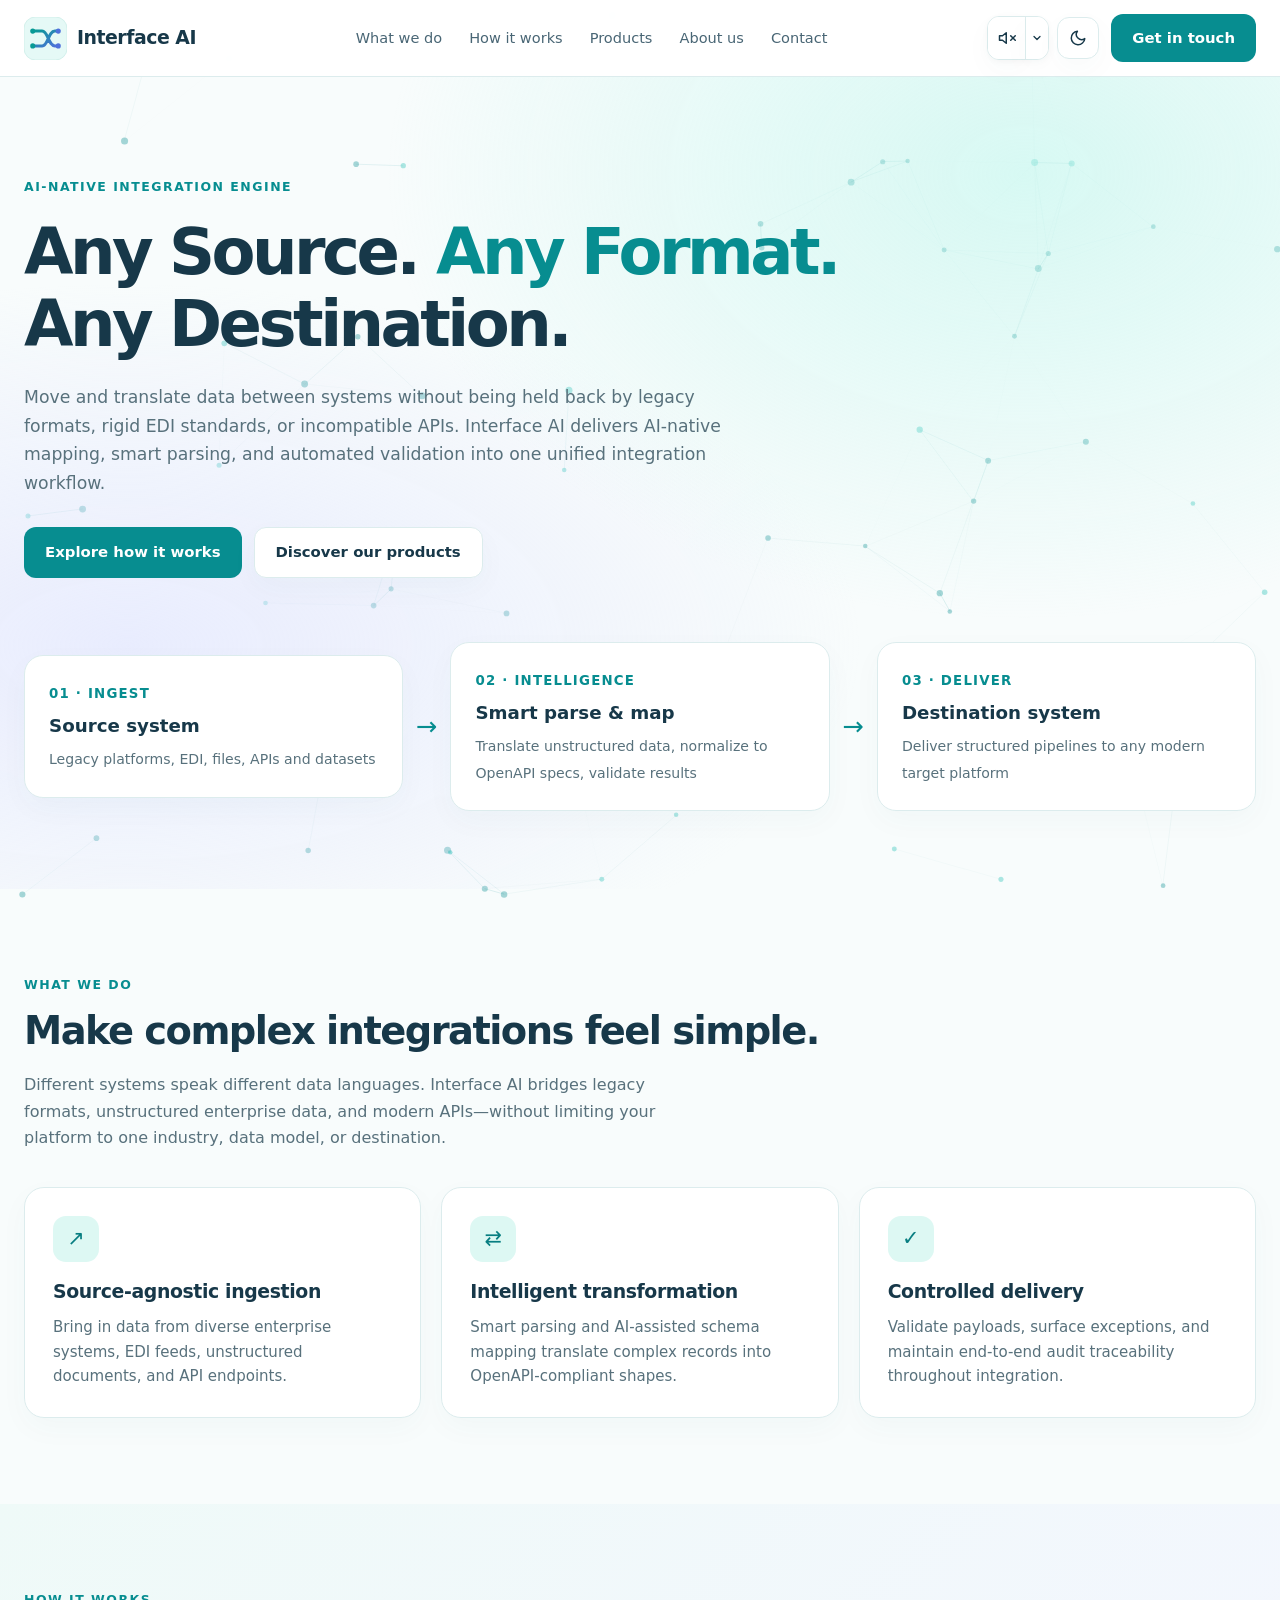
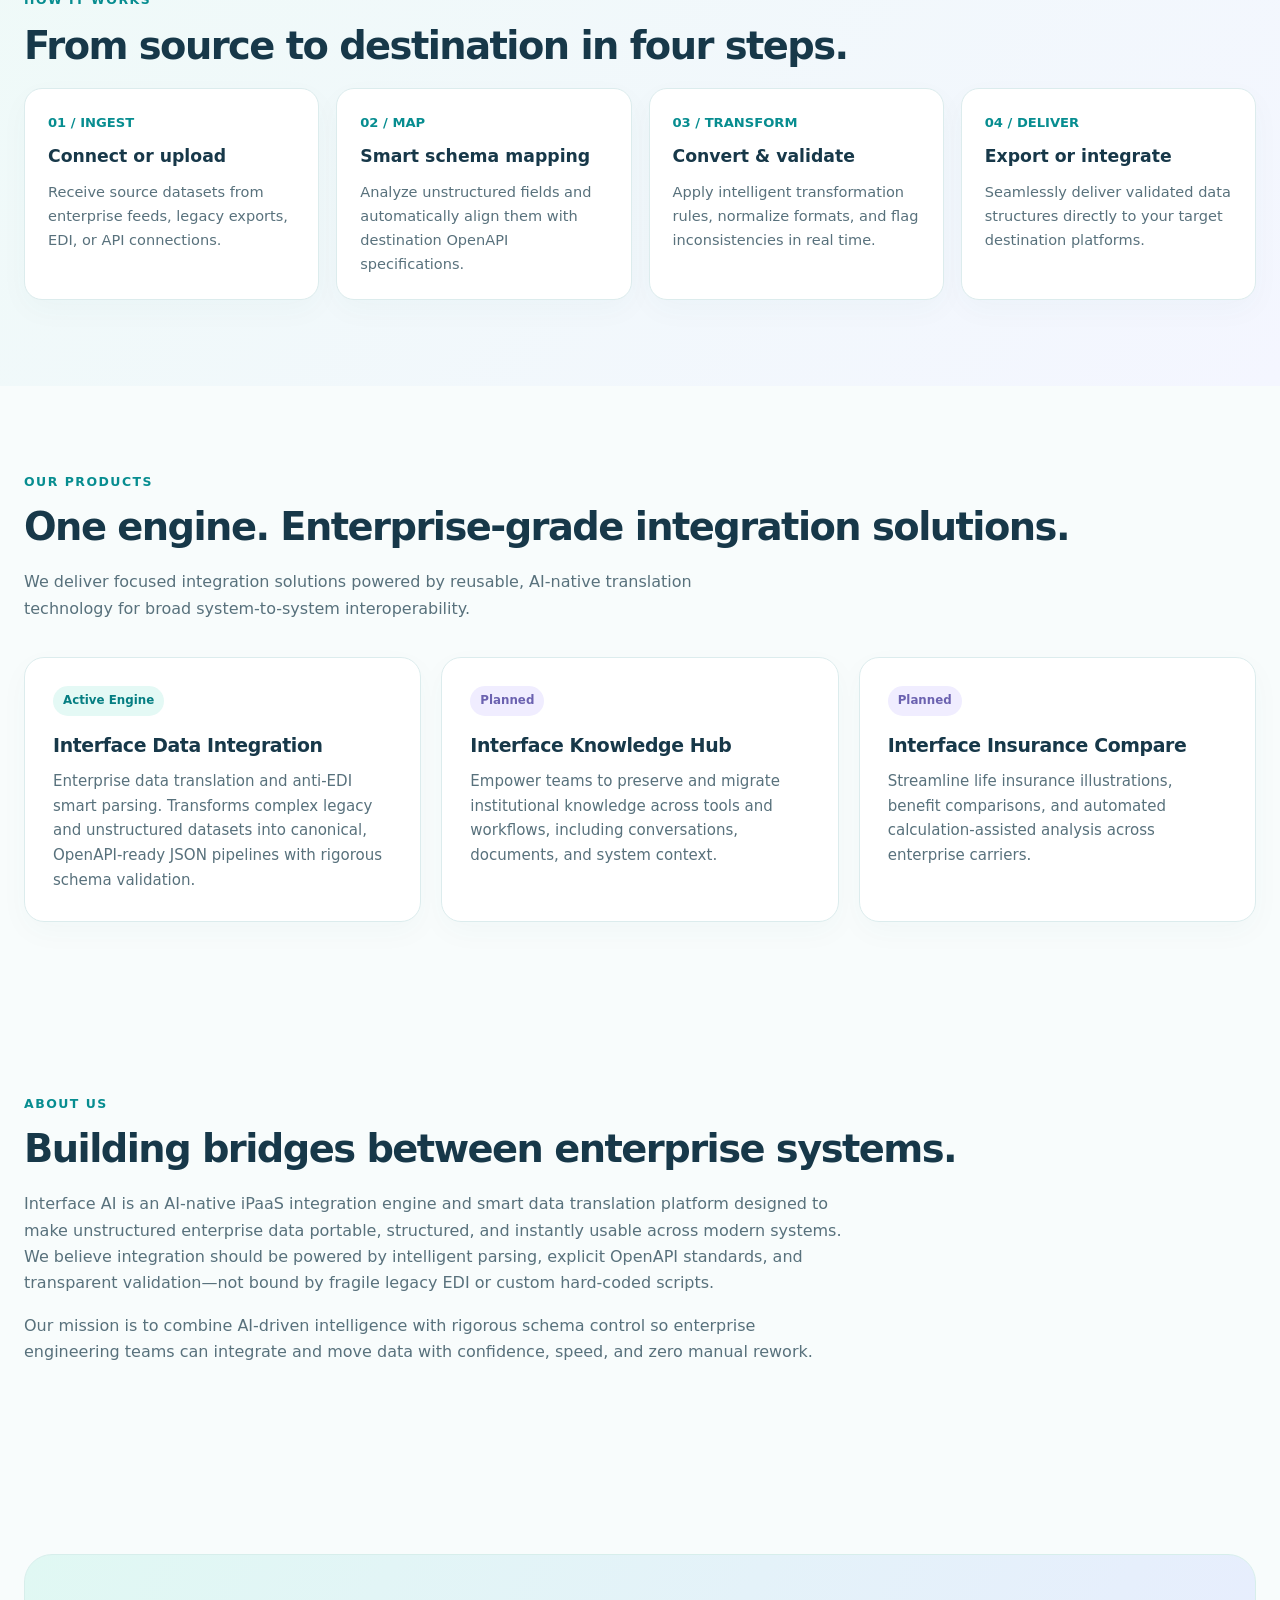
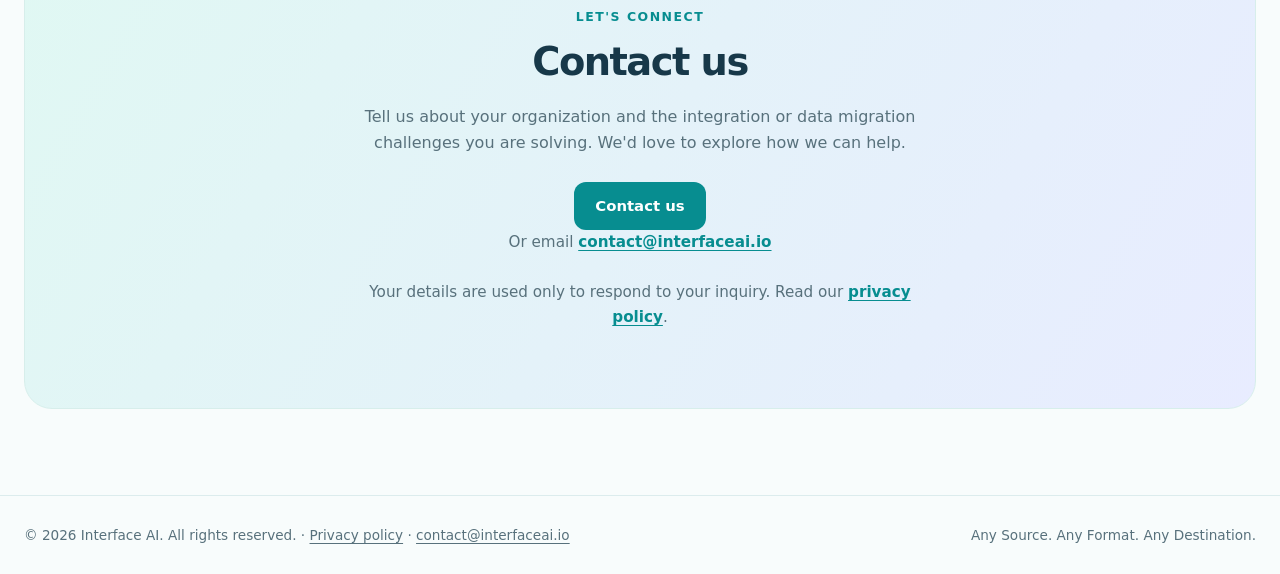
<file: index.html>
<!doctype html>
<html lang="en">
<head>
<meta charset="utf-8"><meta name="viewport" content="width=device-width,initial-scale=1">
<meta name="description" content="Interface AI is an AI-native iPaaS integration engine and smart parser that translates unstructured enterprise data into structured pipelines using OpenAPI specifications.">
<title>Interface AI — Any Source. Any Format. Any Destination.</title>
<link rel="icon" href="favicon.svg" type="image/svg+xml">
<link rel="stylesheet" href="assets/styles.css?v=4">
<script>
(function(){var t=localStorage.getItem('interface_theme')||(window.matchMedia('(prefers-color-scheme: dark)').matches?'dark':'light');document.documentElement.setAttribute('data-theme',t);})();
</script>
</head>
<body>
<canvas id="network-canvas" class="network-canvas" aria-hidden="true"></canvas>
<audio id="local-audio" preload="metadata" loop></audio>
<a class="skip-link" href="#main">Skip to content</a>
<header><div class="wrap nav"><a class="brand" href="#main" aria-label="Interface AI home"><span class="brand-logo" aria-hidden="true"><img class="logo logo-light" src="assets/logo-light.svg" width="43" height="43" alt=""><img class="logo logo-dark" src="assets/logo-dark.svg" width="43" height="43" alt=""></span>Interface AI</a><nav class="links" aria-label="Main"><a href="#what">What we do</a><a href="#how">How it works</a><a href="#products">Products</a><a href="#about">About us</a><a href="contact.html">Contact</a></nav><div class="nav-actions"><div class="nav-controls"><div class="music-player-wrap"><div class="music-btn-group"><button id="music-toggle" class="control-btn music-play-btn" type="button" aria-label="Play music" title="Play music (Summer Is Gone)"><span class="sound-bars" aria-hidden="true"><span class="bar bar-1"></span><span class="bar bar-2"></span><span class="bar bar-3"></span></span><svg class="sound-icon-muted" width="18" height="18" viewBox="0 0 24 24" fill="none" stroke="currentColor" stroke-width="2" stroke-linecap="round" stroke-linejoin="round" aria-hidden="true"><polygon points="11 5 6 9 2 9 2 15 6 15 11 19 11 5"></polygon><line x1="23" y1="9" x2="17" y2="15"></line><line x1="17" y1="9" x2="23" y2="15"></line></svg></button><button id="music-menu-btn" class="control-btn music-chevron-btn" type="button" aria-label="Select music type" title="Select music type"><svg width="12" height="12" viewBox="0 0 24 24" fill="none" stroke="currentColor" stroke-width="2.5" stroke-linecap="round" stroke-linejoin="round"><polyline points="6 9 12 15 18 9"></polyline></svg></button></div><div id="music-popover" class="music-popover" hidden><div class="popover-header"><div class="popover-title"><span class="music-status-dot"></span><span id="current-track-name">Summer Is Gone</span></div><span class="popover-badge">Soft Rock</span></div><div class="music-types-list"><div class="music-type-option is-selected" data-type="summer-is-gone"><input type="radio" name="music-type" value="summer-is-gone" checked><div class="option-info"><span class="option-title">🎸 Summer Is Gone</span><span class="option-sub">Zambolino · Soft Rock</span></div></div><div class="music-type-option" data-type="reflection"><input type="radio" name="music-type" value="reflection"><div class="option-info"><span class="option-title">🎸 Reflection</span><span class="option-sub">Hazelwood · Soft Rock</span></div></div><div class="music-type-option" data-type="joshua-tree"><input type="radio" name="music-type" value="joshua-tree"><div class="option-info"><span class="option-title">🎸 Joshua Tree</span><span class="option-sub">Guillermo Guareschi · Soft Rock</span></div></div><div class="music-type-option" data-type="silhouette"><input type="radio" name="music-type" value="silhouette"><div class="option-info"><span class="option-title">🎸 Silhouette</span><span class="option-sub">Moavii · Soft Rock</span></div></div><div class="music-type-option" data-type="ambient-synth"><input type="radio" name="music-type" value="ambient-synth"><div class="option-info"><span class="option-title">🌊 Ambient AI Flow</span><span class="option-sub">Procedural Synth · Offline</span></div></div></div><div class="popover-footer"><div class="volume-row"><span class="vol-icon" aria-hidden="true">🔈</span><input id="music-volume" type="range" min="0" max="100" value="20" aria-label="Music volume"><span class="vol-icon" aria-hidden="true">🔊</span></div></div></div></div><button id="theme-toggle" class="control-btn" type="button" aria-label="Toggle light and dark mode" title="Toggle light and dark mode"><svg class="icon-moon" width="18" height="18" viewBox="0 0 24 24" fill="none" stroke="currentColor" stroke-width="2" stroke-linecap="round" stroke-linejoin="round" aria-hidden="true"><path d="M21 12.79A9 9 0 1 1 11.21 3 7 7 0 0 0 21 12.79z"></path></svg><svg class="icon-sun" width="18" height="18" viewBox="0 0 24 24" fill="none" stroke="currentColor" stroke-width="2" stroke-linecap="round" stroke-linejoin="round" aria-hidden="true"><circle cx="12" cy="12" r="5"></circle><line x1="12" y1="1" x2="12" y2="3"></line><line x1="12" y1="21" x2="12" y2="23"></line><line x1="4.22" y1="4.22" x2="5.64" y2="5.64"></line><line x1="18.36" y1="18.36" x2="19.78" y2="19.78"></line><line x1="1" y1="12" x2="3" y2="12"></line><line x1="21" y1="12" x2="23" y2="12"></line><line x1="4.22" y1="19.78" x2="5.64" y2="18.36"></line><line x1="18.36" y1="5.64" x2="19.78" y2="4.22"></line></svg></button></div><a class="btn" href="contact.html">Get in touch</a></div></div></header>
<main id="main" tabindex="-1">
<div class="hero"><div class="wrap"><div class="eyebrow">AI-native integration engine</div><h1>Any Source. <em>Any Format.</em><br>Any Destination.</h1><p class="lead">Move and translate data between systems without being held back by legacy formats, rigid EDI standards, or incompatible APIs. Interface AI delivers AI-native mapping, smart parsing, and automated validation into one unified integration workflow.</p><div class="actions"><a class="btn" href="#how">Explore how it works</a><a class="btn secondary" href="#products">Discover our products</a></div><div class="flow" role="group" aria-label="Source to destination integration flow"><div class="flow-card"><small>01 · Ingest</small><strong>Source system</strong><span>Legacy platforms, EDI, files, APIs and datasets</span></div><div class="arrow" aria-hidden="true">→</div><div class="flow-card"><small>02 · Intelligence</small><strong>Smart parse & map</strong><span>Translate unstructured data, normalize to OpenAPI specs, validate results</span></div><div class="arrow" aria-hidden="true">→</div><div class="flow-card"><small>03 · Deliver</small><strong>Destination system</strong><span>Deliver structured pipelines to any modern target platform</span></div></div></div></div>
<section id="what"><div class="wrap"><div class="eyebrow">What we do</div><h2>Make complex integrations feel simple.</h2><p class="section-lead">Different systems speak different data languages. Interface AI bridges legacy formats, unstructured enterprise data, and modern APIs—without limiting your platform to one industry, data model, or destination.</p><div class="grid"><article class="card"><span class="icon" aria-hidden="true">↗</span><h3>Source-agnostic ingestion</h3><p>Bring in data from diverse enterprise systems, EDI feeds, unstructured documents, and API endpoints.</p></article><article class="card"><span class="icon" aria-hidden="true">⇄</span><h3>Intelligent transformation</h3><p>Smart parsing and AI-assisted schema mapping translate complex records into OpenAPI-compliant shapes.</p></article><article class="card"><span class="icon" aria-hidden="true">✓</span><h3>Controlled delivery</h3><p>Validate payloads, surface exceptions, and maintain end-to-end audit traceability throughout integration.</p></article></div></div></section>
<section id="how" class="tinted"><div class="wrap"><div class="eyebrow">How it works</div><h2>From source to destination in four steps.</h2><div class="steps"><article class="step"><div class="number">01 / INGEST</div><h3>Connect or upload</h3><p>Receive source datasets from enterprise feeds, legacy exports, EDI, or API connections.</p></article><article class="step"><div class="number">02 / MAP</div><h3>Smart schema mapping</h3><p>Analyze unstructured fields and automatically align them with destination OpenAPI specifications.</p></article><article class="step"><div class="number">03 / TRANSFORM</div><h3>Convert & validate</h3><p>Apply intelligent transformation rules, normalize formats, and flag inconsistencies in real time.</p></article><article class="step"><div class="number">04 / DELIVER</div><h3>Export or integrate</h3><p>Seamlessly deliver validated data structures directly to your target destination platforms.</p></article></div></div></section>
<section id="products"><div class="wrap"><div class="eyebrow">Our products</div><h2>One engine. Enterprise-grade integration solutions.</h2><p class="section-lead">We deliver focused integration solutions powered by reusable, AI-native translation technology for broad system-to-system interoperability.</p><div class="grid"><article class="card"><span class="tag">Active Engine</span><h3>Interface Data Integration</h3><p>Enterprise data translation and anti-EDI smart parsing. Transforms complex legacy and unstructured datasets into canonical, OpenAPI-ready JSON pipelines with rigorous schema validation.</p></article><article class="card"><span class="tag future">Planned</span><h3>Interface Knowledge Hub</h3><p>Empower teams to preserve and migrate institutional knowledge across tools and workflows, including conversations, documents, and system context.</p></article><article class="card"><span class="tag future">Planned</span><h3>Interface Insurance Compare</h3><p>Streamline life insurance illustrations, benefit comparisons, and automated calculation-assisted analysis across enterprise carriers.</p></article></div></div></section>
<section id="about"><div class="wrap about"><div class="eyebrow">About us</div><h2>Building bridges between enterprise systems.</h2><p>Interface AI is an AI-native iPaaS integration engine and smart data translation platform designed to make unstructured enterprise data portable, structured, and instantly usable across modern systems. We believe integration should be powered by intelligent parsing, explicit OpenAPI standards, and transparent validation—not bound by fragile legacy EDI or custom hard-coded scripts.</p><p>Our mission is to combine AI-driven intelligence with rigorous schema control so enterprise engineering teams can integrate and move data with confidence, speed, and zero manual rework.</p></div></section>
<section id="contact"><div class="wrap"><div class="cta"><div class="eyebrow">Let's connect</div><h2>Contact us</h2><p>Tell us about your organization and the integration or data migration challenges you are solving. We'd love to explore how we can help.</p><a class="btn" href="contact.html">Contact us</a><p class="contact-email">Or email <a href="mailto:contact@interfaceai.io">contact@interfaceai.io</a></p><p class="contact-email">Your details are used only to respond to your inquiry. Read our <a href="privacy.html">privacy policy</a>.</p></div>
</div></section>
</main><footer><div class="wrap foot"><span>© <span data-year>2026</span> Interface AI. All rights reserved. · <a href="privacy.html">Privacy policy</a> · <a href="mailto:contact@interfaceai.io">contact@interfaceai.io</a></span><span>Any Source. Any Format. Any Destination.</span></div></footer><script src="assets/main.js?v=3" defer></script>
<script src="assets/network.js" defer></script>
<script src="assets/controls.js?v=4" defer></script>
</body></html>
</file>
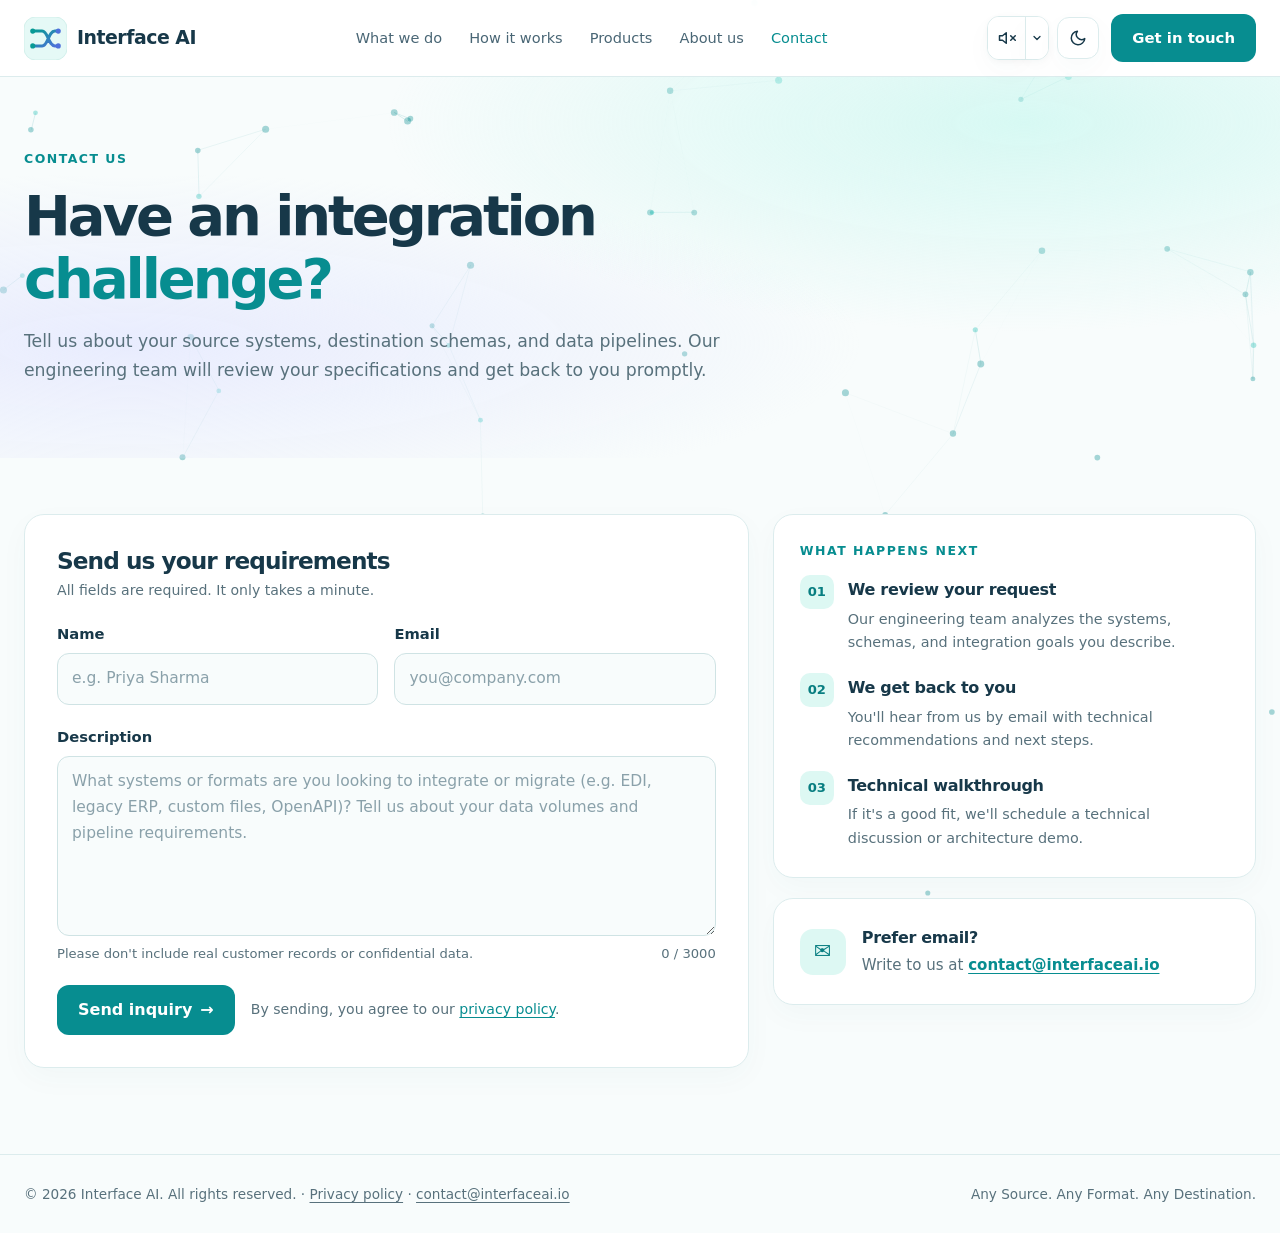
<file: contact.html>
<!doctype html>
<html lang="en">
<head>
<meta charset="utf-8"><meta name="viewport" content="width=device-width,initial-scale=1">
<meta name="description" content="Connect with the Interface AI team about your enterprise data integration, anti-EDI parsing, or schema translation requirements.">
<title>Contact Us — Interface AI</title>
<link rel="icon" href="favicon.svg" type="image/svg+xml">
<link rel="stylesheet" href="assets/styles.css?v=4">
<script>
(function(){var t=localStorage.getItem('interface_theme')||(window.matchMedia('(prefers-color-scheme: dark)').matches?'dark':'light');document.documentElement.setAttribute('data-theme',t);})();
</script>
</head>
<body>
<canvas id="network-canvas" class="network-canvas" aria-hidden="true"></canvas>
<audio id="local-audio" preload="metadata" loop></audio>
<a class="skip-link" href="#main">Skip to content</a>
<header><div class="wrap nav"><a class="brand" href="index.html" aria-label="Interface AI home"><span class="brand-logo" aria-hidden="true"><img class="logo logo-light" src="assets/logo-light.svg" width="43" height="43" alt=""><img class="logo logo-dark" src="assets/logo-dark.svg" width="43" height="43" alt=""></span>Interface AI</a><nav class="links" aria-label="Main"><a href="index.html#what">What we do</a><a href="index.html#how">How it works</a><a href="index.html#products">Products</a><a href="index.html#about">About us</a><a href="contact.html" aria-current="page">Contact</a></nav><div class="nav-actions"><div class="nav-controls"><div class="music-player-wrap"><div class="music-btn-group"><button id="music-toggle" class="control-btn music-play-btn" type="button" aria-label="Play music" title="Play music (Summer Is Gone)"><span class="sound-bars" aria-hidden="true"><span class="bar bar-1"></span><span class="bar bar-2"></span><span class="bar bar-3"></span></span><svg class="sound-icon-muted" width="18" height="18" viewBox="0 0 24 24" fill="none" stroke="currentColor" stroke-width="2" stroke-linecap="round" stroke-linejoin="round" aria-hidden="true"><polygon points="11 5 6 9 2 9 2 15 6 15 11 19 11 5"></polygon><line x1="23" y1="9" x2="17" y2="15"></line><line x1="17" y1="9" x2="23" y2="15"></line></svg></button><button id="music-menu-btn" class="control-btn music-chevron-btn" type="button" aria-label="Select music type" title="Select music type"><svg width="12" height="12" viewBox="0 0 24 24" fill="none" stroke="currentColor" stroke-width="2.5" stroke-linecap="round" stroke-linejoin="round"><polyline points="6 9 12 15 18 9"></polyline></svg></button></div><div id="music-popover" class="music-popover" hidden><div class="popover-header"><div class="popover-title"><span class="music-status-dot"></span><span id="current-track-name">Summer Is Gone</span></div><span class="popover-badge">Soft Rock</span></div><div class="music-types-list"><div class="music-type-option is-selected" data-type="summer-is-gone"><input type="radio" name="music-type" value="summer-is-gone" checked><div class="option-info"><span class="option-title">🎸 Summer Is Gone</span><span class="option-sub">Zambolino · Soft Rock</span></div></div><div class="music-type-option" data-type="reflection"><input type="radio" name="music-type" value="reflection"><div class="option-info"><span class="option-title">🎸 Reflection</span><span class="option-sub">Hazelwood · Soft Rock</span></div></div><div class="music-type-option" data-type="joshua-tree"><input type="radio" name="music-type" value="joshua-tree"><div class="option-info"><span class="option-title">🎸 Joshua Tree</span><span class="option-sub">Guillermo Guareschi · Soft Rock</span></div></div><div class="music-type-option" data-type="silhouette"><input type="radio" name="music-type" value="silhouette"><div class="option-info"><span class="option-title">🎸 Silhouette</span><span class="option-sub">Moavii · Soft Rock</span></div></div><div class="music-type-option" data-type="ambient-synth"><input type="radio" name="music-type" value="ambient-synth"><div class="option-info"><span class="option-title">🌊 Ambient AI Flow</span><span class="option-sub">Procedural Synth · Offline</span></div></div></div><div class="popover-footer"><div class="volume-row"><span class="vol-icon" aria-hidden="true">🔈</span><input id="music-volume" type="range" min="0" max="100" value="20" aria-label="Music volume"><span class="vol-icon" aria-hidden="true">🔊</span></div></div></div></div><button id="theme-toggle" class="control-btn" type="button" aria-label="Toggle light and dark mode" title="Toggle light and dark mode"><svg class="icon-moon" width="18" height="18" viewBox="0 0 24 24" fill="none" stroke="currentColor" stroke-width="2" stroke-linecap="round" stroke-linejoin="round" aria-hidden="true"><path d="M21 12.79A9 9 0 1 1 11.21 3 7 7 0 0 0 21 12.79z"></path></svg><svg class="icon-sun" width="18" height="18" viewBox="0 0 24 24" fill="none" stroke="currentColor" stroke-width="2" stroke-linecap="round" stroke-linejoin="round" aria-hidden="true"><circle cx="12" cy="12" r="5"></circle><line x1="12" y1="1" x2="12" y2="3"></line><line x1="12" y1="21" x2="12" y2="23"></line><line x1="4.22" y1="4.22" x2="5.64" y2="5.64"></line><line x1="18.36" y1="18.36" x2="19.78" y2="19.78"></line><line x1="1" y1="12" x2="3" y2="12"></line><line x1="21" y1="12" x2="23" y2="12"></line><line x1="4.22" y1="19.78" x2="5.64" y2="18.36"></line><line x1="18.36" y1="5.64" x2="19.78" y2="4.22"></line></svg></button></div><a class="btn" href="contact.html">Get in touch</a></div></div></header>
<main id="main" tabindex="-1">
<div class="hero page-hero"><div class="wrap">
<div class="eyebrow">Contact us</div>
<h1>Have an integration <em>challenge?</em></h1>
<p class="lead">Tell us about your source systems, destination schemas, and data pipelines. Our engineering team will review your specifications and get back to you promptly.</p>
</div></div>

<section class="page-body"><div class="wrap contact-layout">
<form id="contact-form" class="contact-form" action="contact.php" method="post" novalidate>
<div class="form-head">
<h2>Send us your requirements</h2>
<p class="form-help">All fields are required. It only takes a minute.</p>
</div>
<div id="contact-status" class="form-status" role="alert" hidden></div>
<div class="form-row">
<div class="form-field">
<label for="contact-name">Name</label>
<input id="contact-name" name="name" type="text" autocomplete="name" maxlength="100" placeholder="e.g. Priya Sharma" required>
</div>
<div class="form-field">
<label for="contact-email">Email</label>
<input id="contact-email" name="email" type="email" autocomplete="email" maxlength="254" placeholder="you@company.com" required>
</div>
</div>
<div class="form-field">
<label for="contact-description">Description</label>
<textarea id="contact-description" name="description" rows="6" minlength="10" maxlength="3000" placeholder="What systems or formats are you looking to integrate or migrate (e.g. EDI, legacy ERP, custom files, OpenAPI)? Tell us about your data volumes and pipeline requirements." aria-describedby="description-count" required></textarea>
<div class="field-meta"><span>Please don't include real customer records or confidential data.</span><span id="description-count" aria-live="polite">0 / 3000</span></div>
</div>
<div class="form-trap" aria-hidden="true">
<label for="contact-website">Leave this field empty</label>
<input id="contact-website" name="website" type="text" tabindex="-1" autocomplete="off">
</div>
<div class="form-actions">
<button class="btn" type="submit">Send inquiry <span aria-hidden="true">→</span></button>
<p class="form-help">By sending, you agree to our <a href="privacy.html">privacy policy</a>.</p>
</div>
</form>

<aside class="contact-aside" aria-label="What happens next">
<div class="card">
<div class="eyebrow">What happens next</div>
<ol class="next-steps">
<li><span class="number">01</span><div><h3>We review your request</h3><p>Our engineering team analyzes the systems, schemas, and integration goals you describe.</p></div></li>
<li><span class="number">02</span><div><h3>We get back to you</h3><p>You'll hear from us by email with technical recommendations and next steps.</p></div></li>
<li><span class="number">03</span><div><h3>Technical walkthrough</h3><p>If it's a good fit, we'll schedule a technical discussion or architecture demo.</p></div></li>
</ol>
</div>
<div class="card contact-direct">
<span class="icon" aria-hidden="true">✉</span>
<div><h3>Prefer email?</h3><p>Write to us at <a href="mailto:contact@interfaceai.io">contact@interfaceai.io</a></p></div>
</div>
</aside>
</div></section>
</main>

<dialog id="contact-success" class="modal" aria-labelledby="modal-title" aria-describedby="modal-text">
<div class="modal-card">
<button type="button" class="modal-close" data-close aria-label="Close">×</button>
<span class="modal-icon" aria-hidden="true">✓</span>
<h2 id="modal-title">Thank you for reaching out!</h2>
<p id="modal-text">We've received your request and really appreciate you sharing it with us. Our team will review the details carefully and get back to you by email soon.</p>
<button type="button" class="btn" data-close>Close</button>
</div>
</dialog>

<footer><div class="wrap foot"><span>© <span data-year>2026</span> Interface AI. All rights reserved. · <a href="privacy.html">Privacy policy</a> · <a href="mailto:contact@interfaceai.io">contact@interfaceai.io</a></span><span>Any Source. Any Format. Any Destination.</span></div></footer>
<script src="assets/main.js?v=3" defer></script>
<script src="assets/network.js" defer></script>
<script src="assets/controls.js?v=4" defer></script>
</body></html>
</file>
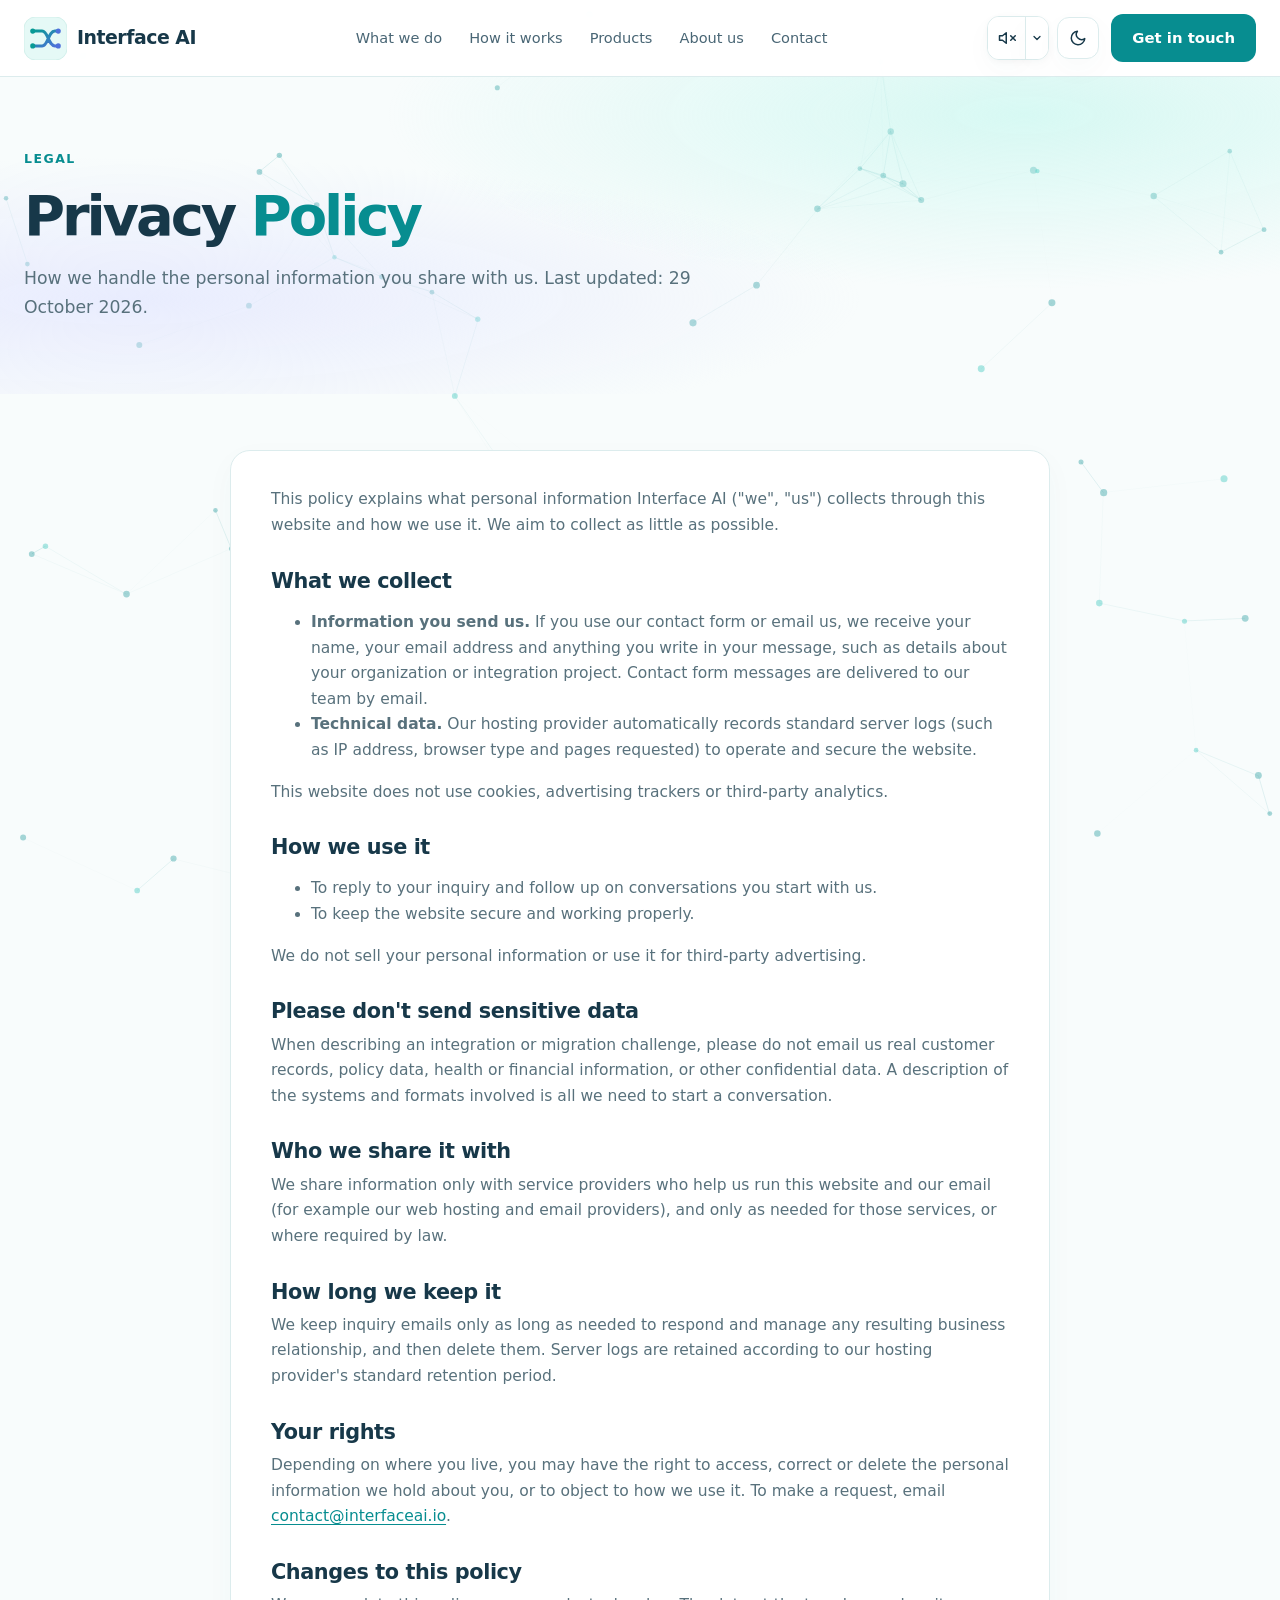
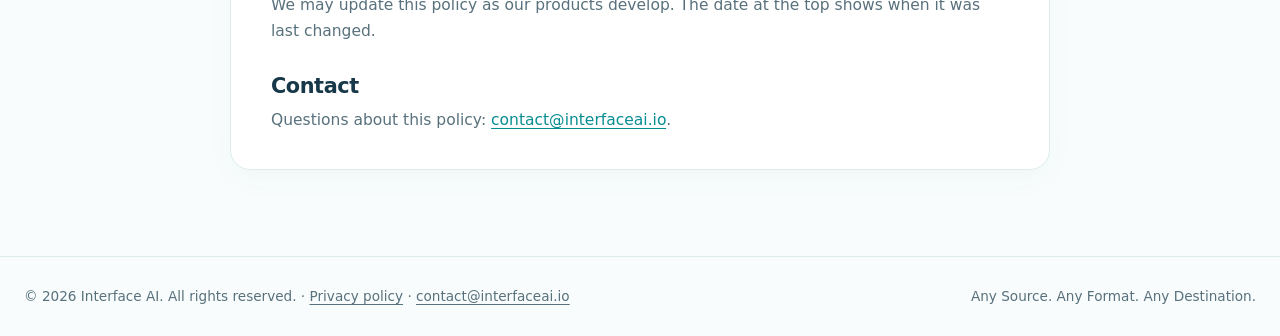
<file: privacy.html>
<!doctype html>
<html lang="en">
<head>
<meta charset="utf-8"><meta name="viewport" content="width=device-width,initial-scale=1">
<meta name="description" content="How Interface AI handles the personal information you share with us.">
<title>Privacy Policy — Interface AI</title>
<link rel="icon" href="favicon.svg" type="image/svg+xml">
<link rel="stylesheet" href="assets/styles.css?v=4">
<script>
(function(){var t=localStorage.getItem('interface_theme')||(window.matchMedia('(prefers-color-scheme: dark)').matches?'dark':'light');document.documentElement.setAttribute('data-theme',t);})();
</script>
</head>
<body>
<canvas id="network-canvas" class="network-canvas" aria-hidden="true"></canvas>
<audio id="local-audio" preload="metadata" loop></audio>
<a class="skip-link" href="#main">Skip to content</a>
<header><div class="wrap nav"><a class="brand" href="index.html" aria-label="Interface AI home"><span class="brand-logo" aria-hidden="true"><img class="logo logo-light" src="assets/logo-light.svg" width="43" height="43" alt=""><img class="logo logo-dark" src="assets/logo-dark.svg" width="43" height="43" alt=""></span>Interface AI</a><nav class="links" aria-label="Main"><a href="index.html#what">What we do</a><a href="index.html#how">How it works</a><a href="index.html#products">Products</a><a href="index.html#about">About us</a><a href="contact.html">Contact</a></nav><div class="nav-actions"><div class="nav-controls"><div class="music-player-wrap"><div class="music-btn-group"><button id="music-toggle" class="control-btn music-play-btn" type="button" aria-label="Play music" title="Play music (Summer Is Gone)"><span class="sound-bars" aria-hidden="true"><span class="bar bar-1"></span><span class="bar bar-2"></span><span class="bar bar-3"></span></span><svg class="sound-icon-muted" width="18" height="18" viewBox="0 0 24 24" fill="none" stroke="currentColor" stroke-width="2" stroke-linecap="round" stroke-linejoin="round" aria-hidden="true"><polygon points="11 5 6 9 2 9 2 15 6 15 11 19 11 5"></polygon><line x1="23" y1="9" x2="17" y2="15"></line><line x1="17" y1="9" x2="23" y2="15"></line></svg></button><button id="music-menu-btn" class="control-btn music-chevron-btn" type="button" aria-label="Select music type" title="Select music type"><svg width="12" height="12" viewBox="0 0 24 24" fill="none" stroke="currentColor" stroke-width="2.5" stroke-linecap="round" stroke-linejoin="round"><polyline points="6 9 12 15 18 9"></polyline></svg></button></div><div id="music-popover" class="music-popover" hidden><div class="popover-header"><div class="popover-title"><span class="music-status-dot"></span><span id="current-track-name">Summer Is Gone</span></div><span class="popover-badge">Soft Rock</span></div><div class="music-types-list"><div class="music-type-option is-selected" data-type="summer-is-gone"><input type="radio" name="music-type" value="summer-is-gone" checked><div class="option-info"><span class="option-title">🎸 Summer Is Gone</span><span class="option-sub">Zambolino · Soft Rock</span></div></div><div class="music-type-option" data-type="reflection"><input type="radio" name="music-type" value="reflection"><div class="option-info"><span class="option-title">🎸 Reflection</span><span class="option-sub">Hazelwood · Soft Rock</span></div></div><div class="music-type-option" data-type="joshua-tree"><input type="radio" name="music-type" value="joshua-tree"><div class="option-info"><span class="option-title">🎸 Joshua Tree</span><span class="option-sub">Guillermo Guareschi · Soft Rock</span></div></div><div class="music-type-option" data-type="silhouette"><input type="radio" name="music-type" value="silhouette"><div class="option-info"><span class="option-title">🎸 Silhouette</span><span class="option-sub">Moavii · Soft Rock</span></div></div><div class="music-type-option" data-type="ambient-synth"><input type="radio" name="music-type" value="ambient-synth"><div class="option-info"><span class="option-title">🌊 Ambient AI Flow</span><span class="option-sub">Procedural Synth · Offline</span></div></div></div><div class="popover-footer"><div class="volume-row"><span class="vol-icon" aria-hidden="true">🔈</span><input id="music-volume" type="range" min="0" max="100" value="20" aria-label="Music volume"><span class="vol-icon" aria-hidden="true">🔊</span></div></div></div></div><button id="theme-toggle" class="control-btn" type="button" aria-label="Toggle light and dark mode" title="Toggle light and dark mode"><svg class="icon-moon" width="18" height="18" viewBox="0 0 24 24" fill="none" stroke="currentColor" stroke-width="2" stroke-linecap="round" stroke-linejoin="round" aria-hidden="true"><path d="M21 12.79A9 9 0 1 1 11.21 3 7 7 0 0 0 21 12.79z"></path></svg><svg class="icon-sun" width="18" height="18" viewBox="0 0 24 24" fill="none" stroke="currentColor" stroke-width="2" stroke-linecap="round" stroke-linejoin="round" aria-hidden="true"><circle cx="12" cy="12" r="5"></circle><line x1="12" y1="1" x2="12" y2="3"></line><line x1="12" y1="21" x2="12" y2="23"></line><line x1="4.22" y1="4.22" x2="5.64" y2="5.64"></line><line x1="18.36" y1="18.36" x2="19.78" y2="19.78"></line><line x1="1" y1="12" x2="3" y2="12"></line><line x1="21" y1="12" x2="23" y2="12"></line><line x1="4.22" y1="19.78" x2="5.64" y2="18.36"></line><line x1="18.36" y1="5.64" x2="19.78" y2="4.22"></line></svg></button></div><a class="btn" href="contact.html">Get in touch</a></div></div></header>
<main id="main" tabindex="-1">
<div class="hero page-hero"><div class="wrap">
<div class="eyebrow">Legal</div>
<h1>Privacy <em>Policy</em></h1>
<p class="lead">How we handle the personal information you share with us. Last updated: 29 October 2026.</p>
</div></div>
<section class="page-body"><div class="wrap"><article class="card legal">

<p>This policy explains what personal information Interface AI ("we", "us") collects through this website and how we use it. We aim to collect as little as possible.</p>

<h2>What we collect</h2>
<ul>
<li><strong>Information you send us.</strong> If you use our contact form or email us, we receive your name, your email address and anything you write in your message, such as details about your organization or integration project. Contact form messages are delivered to our team by email.</li>
<li><strong>Technical data.</strong> Our hosting provider automatically records standard server logs (such as IP address, browser type and pages requested) to operate and secure the website.</li>
</ul>
<p>This website does not use cookies, advertising trackers or third-party analytics.</p>

<h2>How we use it</h2>
<ul>
<li>To reply to your inquiry and follow up on conversations you start with us.</li>
<li>To keep the website secure and working properly.</li>
</ul>
<p>We do not sell your personal information or use it for third-party advertising.</p>

<h2>Please don't send sensitive data</h2>
<p>When describing an integration or migration challenge, please do not email us real customer records, policy data, health or financial information, or other confidential data. A description of the systems and formats involved is all we need to start a conversation.</p>

<h2>Who we share it with</h2>
<p>We share information only with service providers who help us run this website and our email (for example our web hosting and email providers), and only as needed for those services, or where required by law.</p>

<h2>How long we keep it</h2>
<p>We keep inquiry emails only as long as needed to respond and manage any resulting business relationship, and then delete them. Server logs are retained according to our hosting provider's standard retention period.</p>

<h2>Your rights</h2>
<p>Depending on where you live, you may have the right to access, correct or delete the personal information we hold about you, or to object to how we use it. To make a request, email <a href="mailto:contact@interfaceai.io">contact@interfaceai.io</a>.</p>

<h2>Changes to this policy</h2>
<p>We may update this policy as our products develop. The date at the top shows when it was last changed.</p>

<h2>Contact</h2>
<p>Questions about this policy: <a href="mailto:contact@interfaceai.io">contact@interfaceai.io</a>.</p>
</article></div></section>
</main>
<footer><div class="wrap foot"><span>© <span data-year>2026</span> Interface AI. All rights reserved. · <a href="privacy.html">Privacy policy</a> · <a href="mailto:contact@interfaceai.io">contact@interfaceai.io</a></span><span>Any Source. Any Format. Any Destination.</span></div></footer>
<script src="assets/main.js?v=3" defer></script>
<script src="assets/network.js" defer></script>
<script src="assets/controls.js?v=4" defer></script>
</body></html>
</file>
<file: assets/styles.css>
:root{--ink:#173849;--muted:#58717c;--teal:#078d90;--aqua:#19bdb3;--bg:#f8fcfc;--line:#dceced}
*{box-sizing:border-box}html{scroll-behavior:smooth;background:var(--bg);overflow-x:hidden}body{margin:0;font-family:Inter,ui-sans-serif,system-ui,-apple-system,Segoe UI,Arial,sans-serif;background:transparent;color:var(--ink);line-height:1.65;overflow-x:hidden;max-width:100%}
a{text-decoration:none;color:inherit}.wrap{width:min(1240px,calc(100% - 48px));margin:0 auto}header{position:sticky;top:0;background:#ffffffed;backdrop-filter:blur(16px);z-index:5;border-bottom:1px solid var(--line)}
header .wrap{width:min(1280px,calc(100% - 48px))}
.nav{min-height:76px;display:flex;align-items:center;justify-content:space-between;gap:20px}.brand{display:flex;align-items:center;gap:10px;font-size:1.18rem;font-weight:750;letter-spacing:-.025em}
.logo-picture,.brand-logo{display:inline-flex;align-items:center;line-height:0}.logo{width:43px;height:43px;display:block}.logo-dark{display:none}.logo-light{display:block}.icon-moon{display:block}.icon-sun{display:none}.links{display:flex;gap:27px;font-size:.91rem;color:#496675}.links a:hover{color:var(--teal)}
.btn{display:inline-flex;align-items:center;justify-content:center;background:var(--teal);color:white;padding:12px 21px;border-radius:12px;font-size:.93rem;font-weight:600;transition:transform .2s,background .2s}.btn:hover{transform:translateY(-2px);background:#057478}.btn.secondary{background:#fff;color:var(--ink);border:1px solid var(--line)}
.nav-actions{display:flex;align-items:center;gap:12px}.nav-controls{display:flex;align-items:center;gap:8px}
.control-btn{display:inline-flex;align-items:center;justify-content:center;width:42px;height:42px;border-radius:12px;background:#fff;border:1px solid var(--line);color:var(--ink);cursor:pointer;padding:0;transition:transform .2s,border-color .2s,background .2s;position:relative}
.control-btn:hover{border-color:var(--teal);color:var(--teal);background:var(--bg);transform:translateY(-1px)}
.control-btn:focus-visible{outline:3px solid var(--aqua);outline-offset:2px}
.sound-bars{display:none;align-items:flex-end;gap:2.5px;height:16px;width:16px}
.bar{flex:1;background:var(--teal);border-radius:1px}
.is-playing .sound-bars{display:flex}
.is-playing .sound-icon-muted{display:none}
.sound-icon-muted{display:block}
.is-playing .bar-1{height:60%;animation:soundBar .8s ease-in-out infinite alternate}
.is-playing .bar-2{height:100%;animation:soundBar .8s ease-in-out .25s infinite alternate}
.is-playing .bar-3{height:40%;animation:soundBar .8s ease-in-out .5s infinite alternate}
@keyframes soundBar{0%{height:20%}100%{height:100%}}
.music-player-wrap{position:relative;display:inline-flex}
.music-btn-group{display:inline-flex;align-items:center;border-radius:12px;background:#fff;border:1px solid var(--line);box-shadow:0 2px 6px #00000008;transition:border-color .2s}
.music-btn-group:hover{border-color:var(--teal)}
.music-btn-group .control-btn{border:none;background:transparent;box-shadow:none;border-radius:0}
.music-play-btn{width:38px;height:42px;border-radius:11px 0 0 11px!important;border-right:1px solid var(--line)!important}
.music-chevron-btn{width:22px;height:42px;padding:0 3px;border-radius:0 11px 11px 0!important;color:var(--muted)}
.music-chevron-btn:hover{color:var(--teal)}
.music-popover{position:absolute;top:calc(100% + 8px);right:0;width:280px;background:#fff;border:1px solid var(--line);border-radius:16px;box-shadow:0 16px 40px #0c3d4a1f;padding:14px;z-index:100;display:grid;gap:10px;animation:popoverIn .2s cubic-bezier(0.16,1,0.3,1)}
.music-popover[hidden]{display:none!important}
@keyframes popoverIn{from{opacity:0;transform:translateY(-6px) scale(.97)}to{opacity:1;transform:none}}
.popover-header{display:flex;align-items:center;justify-content:space-between;gap:8px;padding-bottom:8px;border-bottom:1px solid var(--line)}
.popover-title{display:flex;align-items:center;gap:6px;font-size:.85rem;font-weight:700;color:var(--ink)}
.music-status-dot{width:8px;height:8px;border-radius:50%;background:#cbd5e1}
.music-popover.is-playing .music-status-dot{background:#10b981;box-shadow:0 0 0 3px #10b98133}
.popover-badge{font-size:.68rem;font-weight:600;color:var(--teal);background:#e5f9f6;padding:2px 7px;border-radius:999px;white-space:nowrap}
.music-types-list{display:grid;gap:5px}
.music-type-option{display:flex;align-items:center;gap:9px;padding:8px 10px;border-radius:10px;border:1px solid transparent;cursor:pointer;background:var(--bg);transition:all .15s ease}
.music-type-option:hover{border-color:var(--line);background:#fff}
.music-type-option.is-selected{border-color:var(--teal);background:#eefaf8}
.music-type-option input{accent-color:var(--teal);margin:0;cursor:pointer}
.option-info{display:grid;gap:1px}
.option-title{font-size:.83rem;font-weight:650;color:var(--ink)}
.option-sub{font-size:.71rem;color:var(--muted)}
.popover-footer{padding-top:6px;border-top:1px solid var(--line)}
.volume-row{display:flex;align-items:center;gap:8px}
.volume-row input[type="range"]{flex:1;accent-color:var(--teal);height:4px;cursor:pointer}
.vol-icon{font-size:.78rem;color:var(--muted)}
.hero{padding:100px 0 78px;background:radial-gradient(ellipse at 80% 12%,#bdf6ec8f,transparent 44%),radial-gradient(ellipse at 10% 70%,#dfe2ff9c,transparent 45%),transparent}
.network-canvas{position:fixed;top:0;left:0;right:0;bottom:0;width:100%;height:100%;z-index:-1;pointer-events:none}
.eyebrow{font-size:.78rem;letter-spacing:.12em;text-transform:uppercase;font-weight:700;color:var(--teal)}
h1{font-size:clamp(2.3rem,5vw,4.25rem);letter-spacing:-.055em;line-height:1.13;margin:18px 0 23px;font-weight:680;max-width:850px}h1 em{font-style:normal;color:var(--teal)}
.lead{font-size:1.08rem;color:var(--muted);max-width:710px}.actions{display:flex;gap:12px;flex-wrap:wrap;margin-top:30px}
.flow{display:grid;grid-template-columns:1fr auto 1fr auto 1fr;align-items:center;gap:13px;margin-top:64px}.flow-card{background:#fff;border:1px solid #d7e9e9;border-radius:19px;padding:24px;box-shadow:0 12px 45px #125b5b0a}.flow-card small{color:var(--teal);font-weight:700;text-transform:uppercase;letter-spacing:.09em}.flow-card strong{display:block;font-size:1.14rem;margin:5px 0}.flow-card span{font-size:.88rem;color:var(--muted)}.arrow{color:var(--teal);font-size:1.6rem}
section{padding:86px 0}h2{font-size:clamp(1.9rem,3vw,2.7rem);font-weight:670;letter-spacing:-.04em;line-height:1.22;margin:12px 0 18px}.section-lead{max-width:680px;color:var(--muted);margin-bottom:35px}.grid{display:grid;grid-template-columns:repeat(3,minmax(0,1fr));gap:20px}
.card{background:white;border:1px solid var(--line);padding:28px;border-radius:20px;box-shadow:0 10px 30px #0c566008}.card h3{font-size:1.18rem;font-weight:670;margin:14px 0 8px;letter-spacing:-.02em}.card p{color:var(--muted);font-size:.94rem;margin:0}.icon{display:inline-grid;place-items:center;width:46px;height:46px;border-radius:13px;background:#ddf8f3;color:#087e81;font-size:1.3rem}
.tinted{background:linear-gradient(135deg,#effaf8,#f4f6ff)}.steps{display:grid;grid-template-columns:repeat(4,1fr);gap:17px}.step{padding:23px;background:white;border:1px solid var(--line);border-radius:18px}.number{font-weight:800;color:var(--teal);font-size:.82rem}.step h3{margin:9px 0;font-size:1.08rem}.step p{font-size:.91rem;color:var(--muted);margin:0}
.tag{display:inline-block;font-size:.74rem;font-weight:650;color:#067e82;background:#e4f9f5;padding:5px 10px;border-radius:999px}.tag.future{color:#6b62b0;background:#f0edff}
.about p{color:var(--muted);max-width:820px}.cta{background:linear-gradient(120deg,#e0f8f3,#e8ecff);border:1px solid #d7eeeb;border-radius:28px;padding:52px;text-align:center}.cta p{color:var(--muted);max-width:570px;margin:0 auto 25px}
footer{border-top:1px solid var(--line);padding:28px 0;color:var(--muted);font-size:.85rem}.foot{display:flex;justify-content:space-between;gap:16px;flex-wrap:wrap}
@media(max-width:760px){.wrap{width:calc(100% - 32px)}.nav{flex-wrap:wrap;padding:12px 0;gap:10px 20px}.links{order:3;width:100%;flex-wrap:wrap;gap:4px 18px;font-size:.88rem;padding-bottom:4px}.hero{padding:65px 0}.flow{grid-template-columns:1fr;gap:8px}.arrow{text-align:center;transform:rotate(90deg)}.grid,.steps{grid-template-columns:1fr}section{padding:60px 0}.cta{padding:32px 18px}}
@media(max-width:480px){.control-btn{width:38px;height:38px;border-radius:10px}.nav-actions{gap:6px}.nav-actions .btn{padding:10px 14px;font-size:.85rem}}
.skip-link{position:absolute;left:16px;top:-60px;z-index:10;background:var(--ink);color:#fff;padding:10px 16px;border-radius:10px;font-weight:600}.skip-link:focus{top:12px}
a:focus-visible,button:focus-visible{outline:3px solid var(--aqua);outline-offset:3px;border-radius:6px}
.contact-email{margin:18px auto 0;color:var(--muted);font-size:.95rem}.contact-email a{color:var(--teal);font-weight:600;text-decoration:underline;text-underline-offset:3px}
.copy-btn{margin-left:8px;font:inherit;font-size:.82rem;font-weight:600;color:var(--ink);background:#fff;border:1px solid var(--line);border-radius:8px;padding:4px 10px;cursor:pointer}.copy-btn:hover{border-color:var(--teal)}
.foot a{text-decoration:underline;text-underline-offset:3px}.foot a:hover{color:var(--teal)}
@media(prefers-reduced-motion:reduce){html{scroll-behavior:auto}*,*::before,*::after{transition:none!important;animation:none!important}.btn:hover{transform:none}}
.links a[aria-current="page"]{color:var(--teal)}
.page-hero{padding:72px 0 56px}.page-hero h1{font-size:clamp(2.1rem,4.4vw,3.5rem);margin:14px 0 16px}
.page-body{padding:56px 0 86px}
.legal{max-width:820px;margin:0 auto;padding:36px 40px}.legal h2{font-size:1.3rem;letter-spacing:-.02em;margin:30px 0 8px}.legal>:first-child{margin-top:0}.legal p,.legal li{color:var(--muted);font-size:.97rem}.legal a{color:var(--teal);text-decoration:underline;text-underline-offset:3px}
.contact-layout{display:grid;grid-template-columns:minmax(0,1.5fr) minmax(0,1fr);gap:24px;align-items:start}
.contact-form{background:#fff;border:1px solid var(--line);border-radius:20px;padding:32px;box-shadow:0 12px 45px #125b5b0a;display:grid;gap:20px}
.form-head h2{font-size:1.45rem;margin:0 0 4px}.form-head .form-help{margin:0}
.form-row{display:grid;grid-template-columns:1fr 1fr;gap:16px}
.form-field{display:grid;gap:7px}.form-field label{font-weight:650;font-size:.92rem}
.form-field input,.form-field textarea{font:inherit;font-size:.97rem;color:var(--ink);background:var(--bg);border:1px solid #cfe3e4;border-radius:12px;padding:12px 14px;width:100%;transition:border-color .2s,box-shadow .2s,background .2s}
.form-field input::placeholder,.form-field textarea::placeholder{color:#8aa1aa}
.form-field input:hover,.form-field textarea:hover{border-color:#a9cfd0}
.form-field input:focus,.form-field textarea:focus{outline:none;background:#fff;border-color:var(--teal);box-shadow:0 0 0 4px #19bdb326}
.form-field textarea{resize:vertical;min-height:150px}
.form-field [aria-invalid="true"]{border-color:#d9534f;background:#fffafa}.form-field [aria-invalid="true"]:focus{box-shadow:0 0 0 4px #d9534f22}
.field-error{color:#b42318;font-size:.85rem;margin:0}
.field-meta{display:flex;justify-content:space-between;gap:12px;font-size:.82rem;color:var(--muted)}.field-meta span:last-child{white-space:nowrap}
.form-help{font-size:.88rem;color:var(--muted)}.form-help a{color:var(--teal);text-decoration:underline;text-underline-offset:3px}
.form-actions{display:flex;align-items:center;gap:16px;flex-wrap:wrap}.form-actions .form-help{margin:0}
.form-trap{position:absolute;left:-9999px;width:1px;height:1px;overflow:hidden}
.contact-form .btn{border:0;cursor:pointer;font:inherit;font-weight:600;gap:8px}.contact-form .btn[disabled]{opacity:.7;cursor:progress;transform:none}
.form-status{border-radius:12px;padding:12px 16px;font-size:.93rem;font-weight:500;background:#fff1ed;color:#9a3412;border:1px solid #fed7c7}
.contact-aside{display:grid;gap:20px}.contact-aside .card{padding:26px}
.next-steps{list-style:none;margin:14px 0 0;padding:0;display:grid;gap:18px}.next-steps li{display:flex;gap:14px}.next-steps .number{flex:none;width:34px;height:34px;display:grid;place-items:center;border-radius:10px;background:#ddf8f3}.next-steps h3{margin:2px 0 4px;font-size:1rem}.next-steps p{margin:0;font-size:.9rem}
.contact-direct{display:flex;gap:16px;align-items:center}.contact-direct h3{margin:0 0 2px;font-size:1rem}.contact-direct p{margin:0}.contact-direct a{color:var(--teal);font-weight:600;text-decoration:underline;text-underline-offset:3px;overflow-wrap:anywhere}.contact-direct .icon{flex:none}
.modal{border:0;padding:0;background:transparent;max-width:min(460px,calc(100% - 32px));width:100%;color:var(--ink)}
.modal::backdrop{background:#0f2a3699;backdrop-filter:blur(3px)}
.modal-card{position:relative;background:linear-gradient(160deg,#fff 55%,#effaf8);border:1px solid var(--line);border-radius:24px;padding:40px 32px 32px;text-align:center;box-shadow:0 30px 80px #0c3d4a33}
.modal-icon{display:inline-grid;place-items:center;width:64px;height:64px;border-radius:50%;background:#ddf8f3;color:var(--teal);font-size:1.8rem;font-weight:800;box-shadow:0 0 0 8px #effaf8}
.modal h2{font-size:1.55rem;margin:20px 0 10px}.modal p{color:var(--muted);margin:0 0 26px}
.modal .btn{border:0;cursor:pointer;font:inherit;font-weight:600;min-width:140px}
.modal-close{position:absolute;top:14px;right:14px;width:36px;height:36px;border-radius:50%;border:1px solid var(--line);background:#fff;color:var(--muted);font-size:1.35rem;line-height:1;cursor:pointer;transition:color .2s,border-color .2s}.modal-close:hover{color:var(--teal);border-color:var(--teal)}
.modal[open] .modal-card{animation:modal-in .25s ease-out}@keyframes modal-in{from{opacity:0;transform:translateY(12px) scale(.97)}to{opacity:1;transform:none}}
@media(max-width:760px){.page-hero{padding:52px 0 40px}.page-body{padding:36px 0 60px}.contact-layout,.form-row{grid-template-columns:1fr}.contact-form{padding:22px}.legal{padding:24px 20px}.modal-card{padding:36px 22px 24px}}
html{transition:background-color .25s ease,color .25s ease}
header,.card,.flow-card,.step,.contact-form,.btn.secondary,.control-btn,.music-popover{transition:background-color .25s ease,border-color .25s ease,color .25s ease,box-shadow .25s ease}
[data-theme="light"]{
  --ink:#173849;--muted:#58717c;--teal:#078d90;--aqua:#19bdb3;--bg:#f8fcfc;--line:#dceced;
  color-scheme:light;
}
[data-theme="light"] header{background:#ffffffed;border-bottom-color:var(--line)}
[data-theme="light"] .links{color:#496675}
[data-theme="light"] .card,[data-theme="light"] .flow-card,[data-theme="light"] .step,[data-theme="light"] .contact-form,[data-theme="light"] .btn.secondary,[data-theme="light"] .copy-btn,[data-theme="light"] .control-btn{background:#fff;border-color:var(--line);color:var(--ink);box-shadow:0 10px 30px #0c566008}
[data-theme="light"] .tinted{background:linear-gradient(135deg,#effaf8,#f4f6ff)}
[data-theme="light"] .hero{background:radial-gradient(ellipse at 80% 12%,#bdf6ec8f,transparent 44%),radial-gradient(ellipse at 10% 70%,#dfe2ff9c,transparent 45%),transparent}
[data-theme="light"] .icon,[data-theme="light"] .next-steps .number,[data-theme="light"] .modal-icon{background:#ddf8f3;color:#087e81}
[data-theme="light"] .tag{background:#e4f9f5;color:#067e82}
[data-theme="light"] .tag.future{background:#f0edff;color:#6b62b0}
[data-theme="light"] .cta{background:linear-gradient(120deg,#e0f8f3,#e8ecff);border-color:#d7eeeb}
[data-theme="light"] .form-field input,[data-theme="light"] .form-field textarea{background:var(--bg);border-color:#cfe3e4;color:var(--ink)}
[data-theme="light"] .form-field input:focus,[data-theme="light"] .form-field textarea:focus{background:#fff;border-color:var(--teal)}
[data-theme="light"] .modal-card{background:linear-gradient(160deg,#fff 55%,#effaf8);border-color:var(--line)}
[data-theme="light"] .modal-close{background:#fff;border-color:var(--line);color:var(--muted)}
[data-theme="light"] .logo-dark{display:none}
[data-theme="light"] .logo-light{display:block}
[data-theme="light"] .icon-moon{display:block}
[data-theme="light"] .icon-sun{display:none}
[data-theme="light"] .music-btn-group{background:#fff;border-color:var(--line)}
[data-theme="light"] .music-play-btn{border-right-color:var(--line)!important}
[data-theme="light"] .music-popover{background:#fff;border-color:var(--line);box-shadow:0 16px 40px #0c3d4a1f}
[data-theme="light"] .popover-badge{background:#e5f9f6;color:var(--teal)}
[data-theme="light"] .music-type-option{background:var(--bg)}
[data-theme="light"] .music-type-option:hover{background:#fff;border-color:var(--line)}
[data-theme="light"] .music-type-option.is-selected{background:#eefaf8;border-color:var(--teal)}

[data-theme="dark"]{
  --ink:#e5f2f5;--muted:#91abb6;--teal:#1ac6b8;--aqua:#2ce5d4;--bg:#0b1820;--line:#1a3543;
  color-scheme:dark;
}
[data-theme="dark"] header{background:#0b1820ed;border-bottom-color:var(--line)}
[data-theme="dark"] .links{color:#8daab6}
[data-theme="dark"] .card,[data-theme="dark"] .flow-card,[data-theme="dark"] .step,[data-theme="dark"] .contact-form,[data-theme="dark"] .btn.secondary,[data-theme="dark"] .copy-btn,[data-theme="dark"] .control-btn{background:#11242e;border-color:var(--line);color:var(--ink);box-shadow:0 12px 45px #00000030}
[data-theme="dark"] .tinted{background:linear-gradient(135deg,#0c1d27,#102130)}
[data-theme="dark"] .hero{background:radial-gradient(ellipse at 80% 12%,#14354270,transparent 44%),radial-gradient(ellipse at 10% 70%,#17264280,transparent 45%),transparent}
[data-theme="dark"] .icon,[data-theme="dark"] .next-steps .number,[data-theme="dark"] .modal-icon{background:#15343d;color:var(--aqua)}
[data-theme="dark"] .tag{background:#15343d;color:var(--aqua)}
[data-theme="dark"] .tag.future{background:#232142;color:#9b94e3}
[data-theme="dark"] .cta{background:linear-gradient(120deg,#0f2a34,#14243b);border-color:var(--line)}
[data-theme="dark"] .form-field input,[data-theme="dark"] .form-field textarea{background:#0c1d27;border-color:#1e3f50;color:var(--ink)}
[data-theme="dark"] .form-field input:focus,[data-theme="dark"] .form-field textarea:focus{background:#0f2734;border-color:var(--teal)}
[data-theme="dark"] .modal-card{background:linear-gradient(160deg,#11242e 55%,#0d202b);border-color:var(--line)}
[data-theme="dark"] .modal-close{background:#11242e;border-color:var(--line);color:var(--muted)}
[data-theme="dark"] .logo-dark{display:block}
[data-theme="dark"] .logo-light{display:none}
[data-theme="dark"] .icon-moon{display:none}
[data-theme="dark"] .icon-sun{display:block}
[data-theme="dark"] .music-btn-group{background:#11242e;border-color:var(--line)}
[data-theme="dark"] .music-play-btn{border-right-color:var(--line)!important}
[data-theme="dark"] .music-popover{background:#11242e;border-color:var(--line);box-shadow:0 16px 40px #00000060}
[data-theme="dark"] .popover-badge{background:#15343d;color:var(--aqua)}
[data-theme="dark"] .music-type-option{background:#0b1820}
[data-theme="dark"] .music-type-option:hover{background:#162f3c;border-color:var(--line)}
[data-theme="dark"] .music-type-option.is-selected{background:#14353c;border-color:var(--teal)}

@media(prefers-color-scheme:dark){
  html:not([data-theme="light"]){
    --ink:#e5f2f5;--muted:#91abb6;--teal:#1ac6b8;--aqua:#2ce5d4;--bg:#0b1820;--line:#1a3543;
    color-scheme:dark;
  }
  html:not([data-theme="light"]) header{background:#0b1820ed;border-bottom-color:var(--line)}
  html:not([data-theme="light"]) .links{color:#8daab6}
  html:not([data-theme="light"]) .card,html:not([data-theme="light"]) .flow-card,html:not([data-theme="light"]) .step,html:not([data-theme="light"]) .contact-form,html:not([data-theme="light"]) .btn.secondary,html:not([data-theme="light"]) .copy-btn,html:not([data-theme="light"]) .control-btn{background:#11242e;border-color:var(--line);color:var(--ink);box-shadow:0 12px 45px #00000030}
  html:not([data-theme="light"]) .tinted{background:linear-gradient(135deg,#0c1d27,#102130)}
  html:not([data-theme="light"]) .hero{background:radial-gradient(ellipse at 80% 12%,#14354270,transparent 44%),radial-gradient(ellipse at 10% 70%,#17264280,transparent 45%),transparent}
  html:not([data-theme="light"]) .icon,html:not([data-theme="light"]) .next-steps .number,html:not([data-theme="light"]) .modal-icon{background:#15343d;color:var(--aqua)}
  html:not([data-theme="light"]) .tag{background:#15343d;color:var(--aqua)}
  html:not([data-theme="light"]) .tag.future{background:#232142;color:#9b94e3}
  html:not([data-theme="light"]) .cta{background:linear-gradient(120deg,#0f2a34,#14243b);border-color:var(--line)}
  html:not([data-theme="light"]) .form-field input,html:not([data-theme="light"]) .form-field textarea{background:#0c1d27;border-color:#1e3f50;color:var(--ink)}
  html:not([data-theme="light"]) .form-field input:focus,html:not([data-theme="light"]) .form-field textarea:focus{background:#0f2734;border-color:var(--teal)}
  html:not([data-theme="light"]) .modal-card{background:linear-gradient(160deg,#11242e 55%,#0d202b);border-color:var(--line)}
  html:not([data-theme="light"]) .modal-close{background:#11242e;border-color:var(--line);color:var(--muted)}
  html:not([data-theme="light"]) .logo-dark{display:block}
  html:not([data-theme="light"]) .logo-light{display:none}
  html:not([data-theme="light"]) .icon-moon{display:none}
  html:not([data-theme="light"]) .icon-sun{display:block}
  html:not([data-theme="light"]) .music-btn-group{background:#11242e;border-color:var(--line)}
  html:not([data-theme="light"]) .music-play-btn{border-right-color:var(--line)!important}
  html:not([data-theme="light"]) .music-popover{background:#11242e;border-color:var(--line);box-shadow:0 16px 40px #00000060}
  html:not([data-theme="light"]) .popover-badge{background:#15343d;color:var(--aqua)}
  html:not([data-theme="light"]) .music-type-option{background:#0b1820}
  html:not([data-theme="light"]) .music-type-option:hover{background:#162f3c;border-color:var(--line)}
  html:not([data-theme="light"]) .music-type-option.is-selected{background:#14353c;border-color:var(--teal)}
}
</file>
